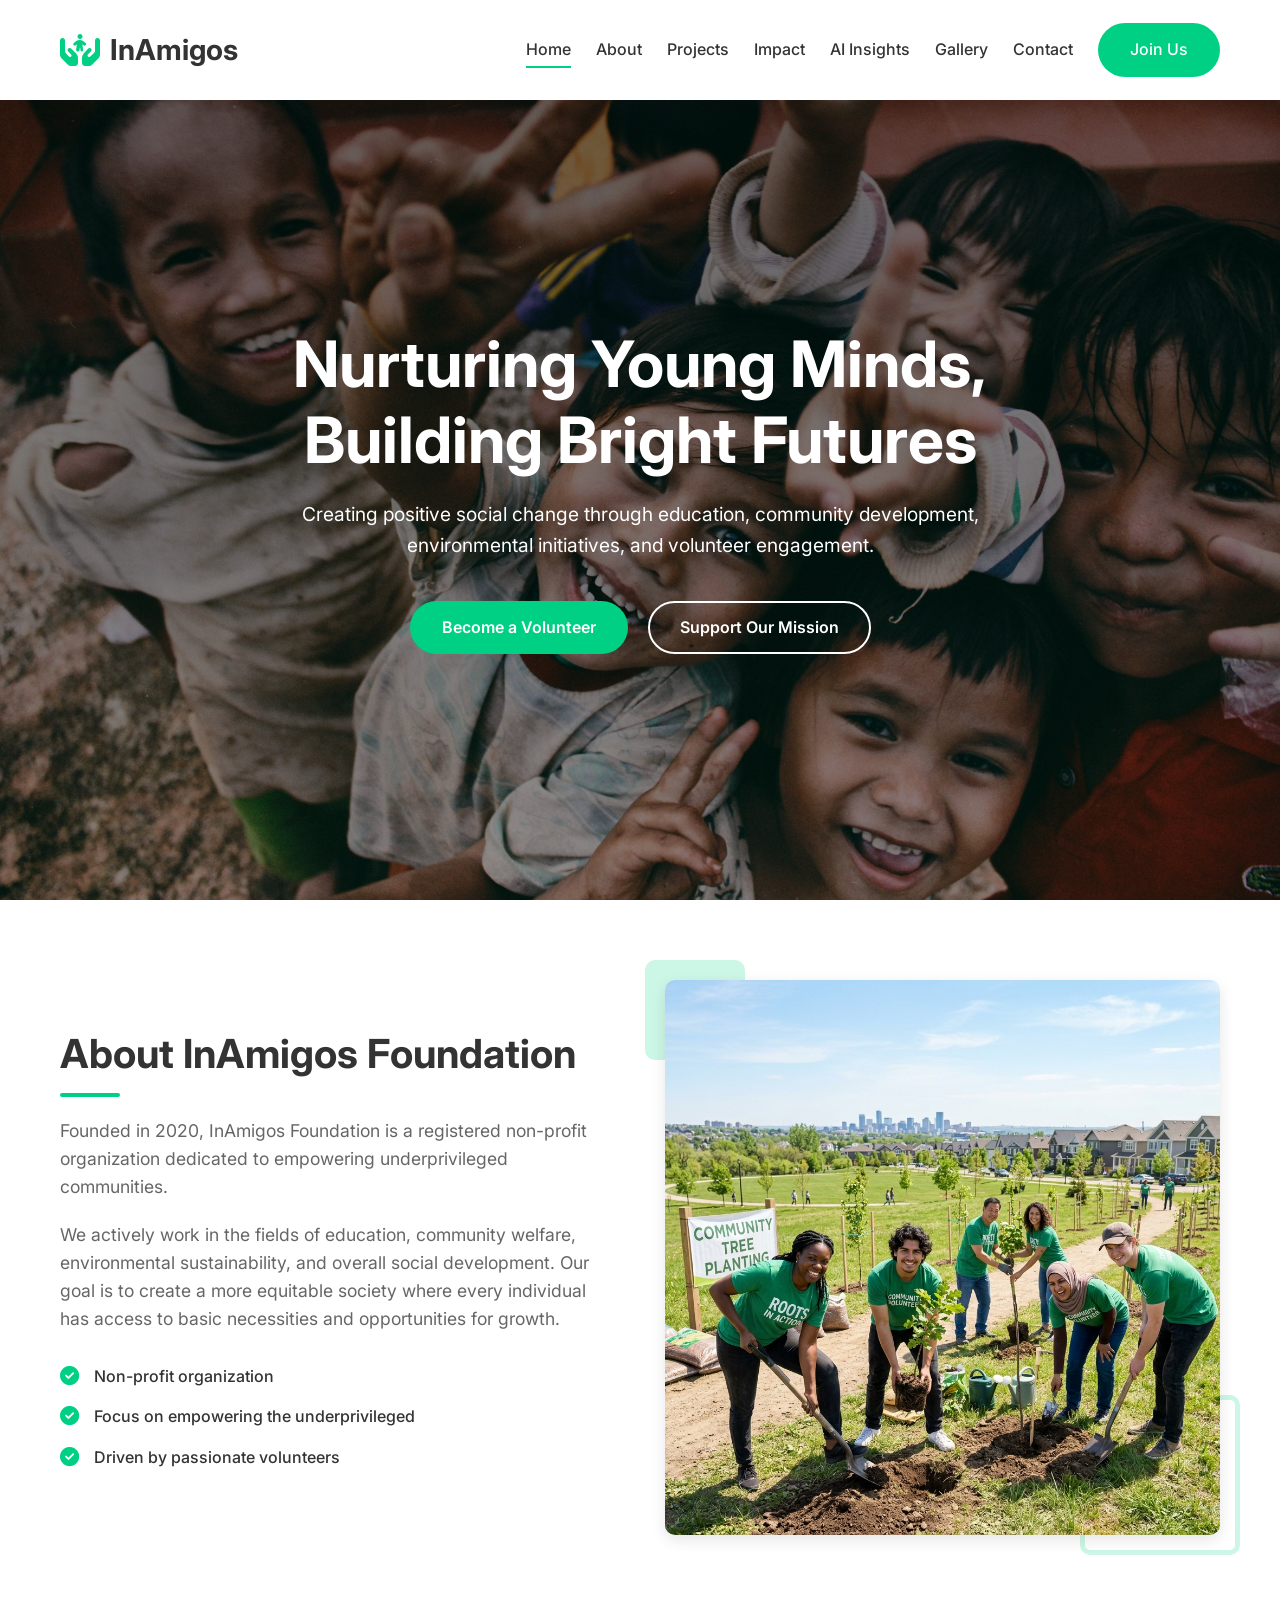
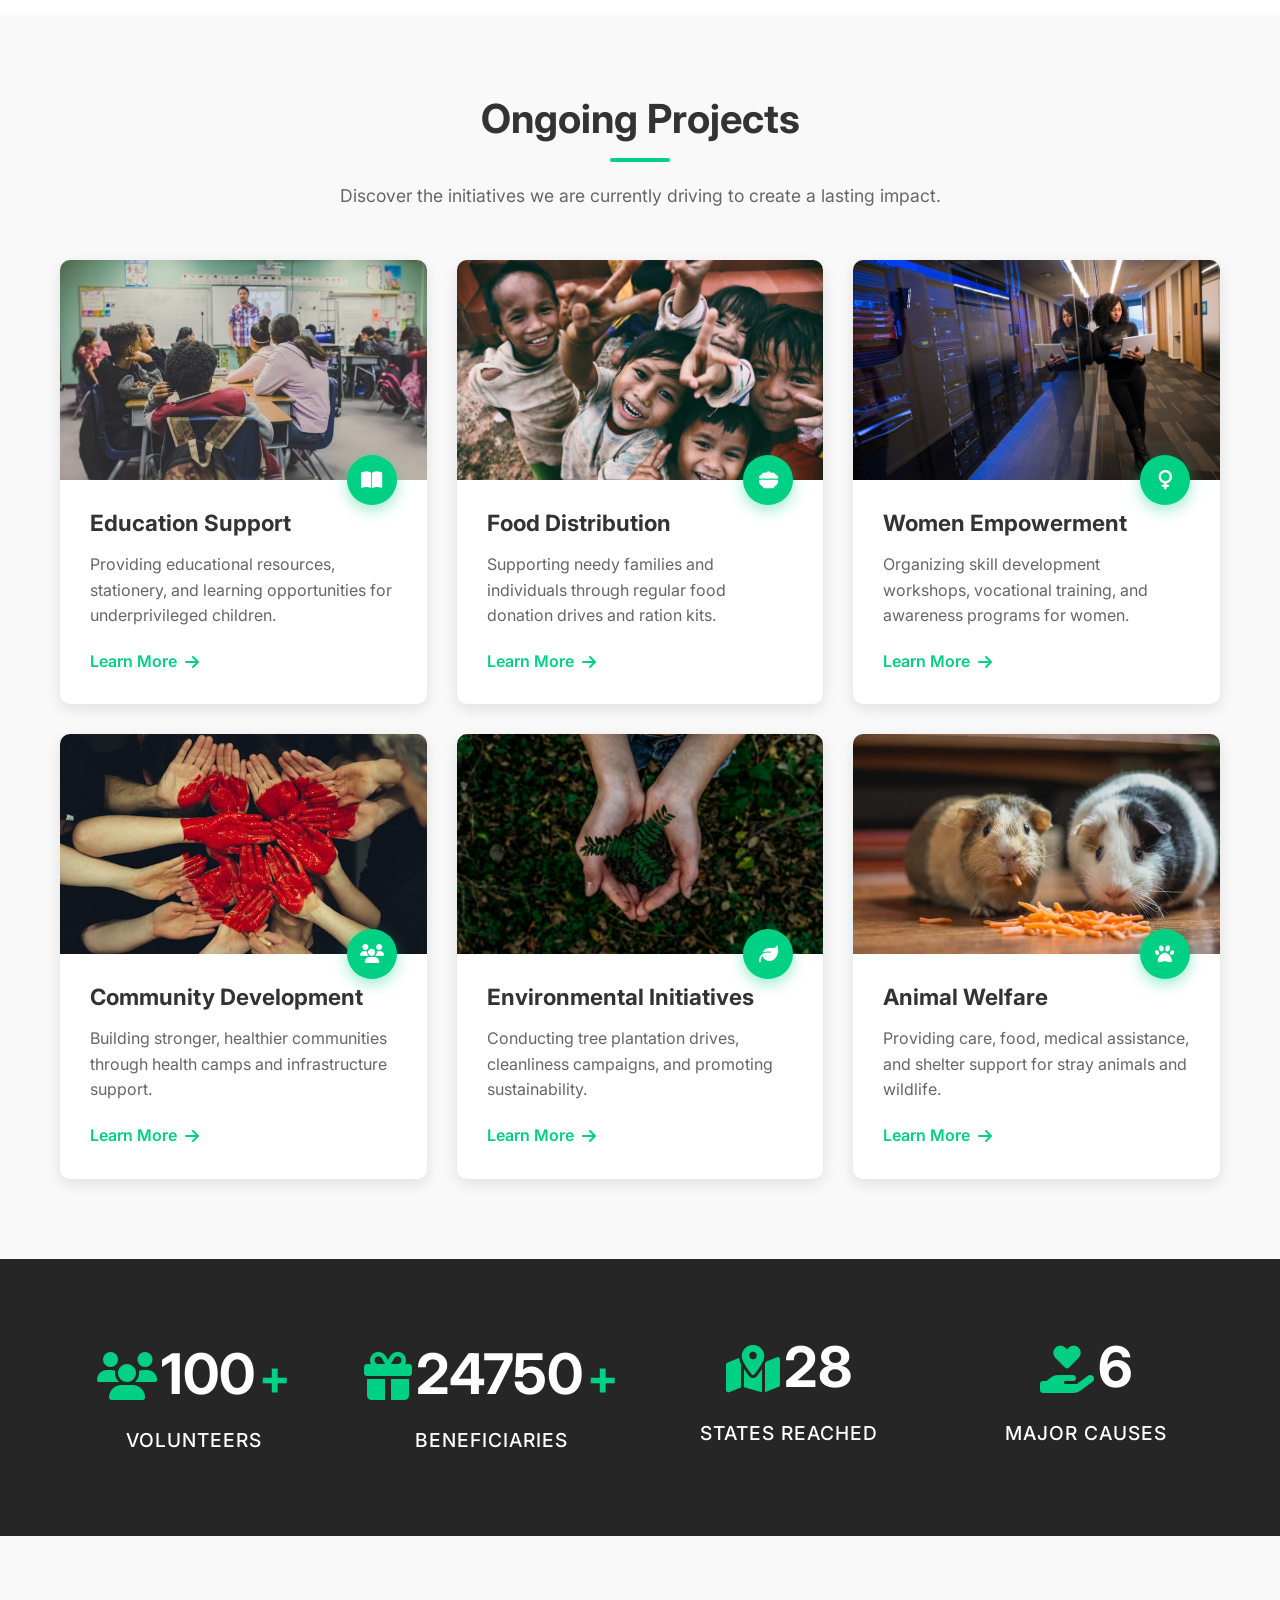
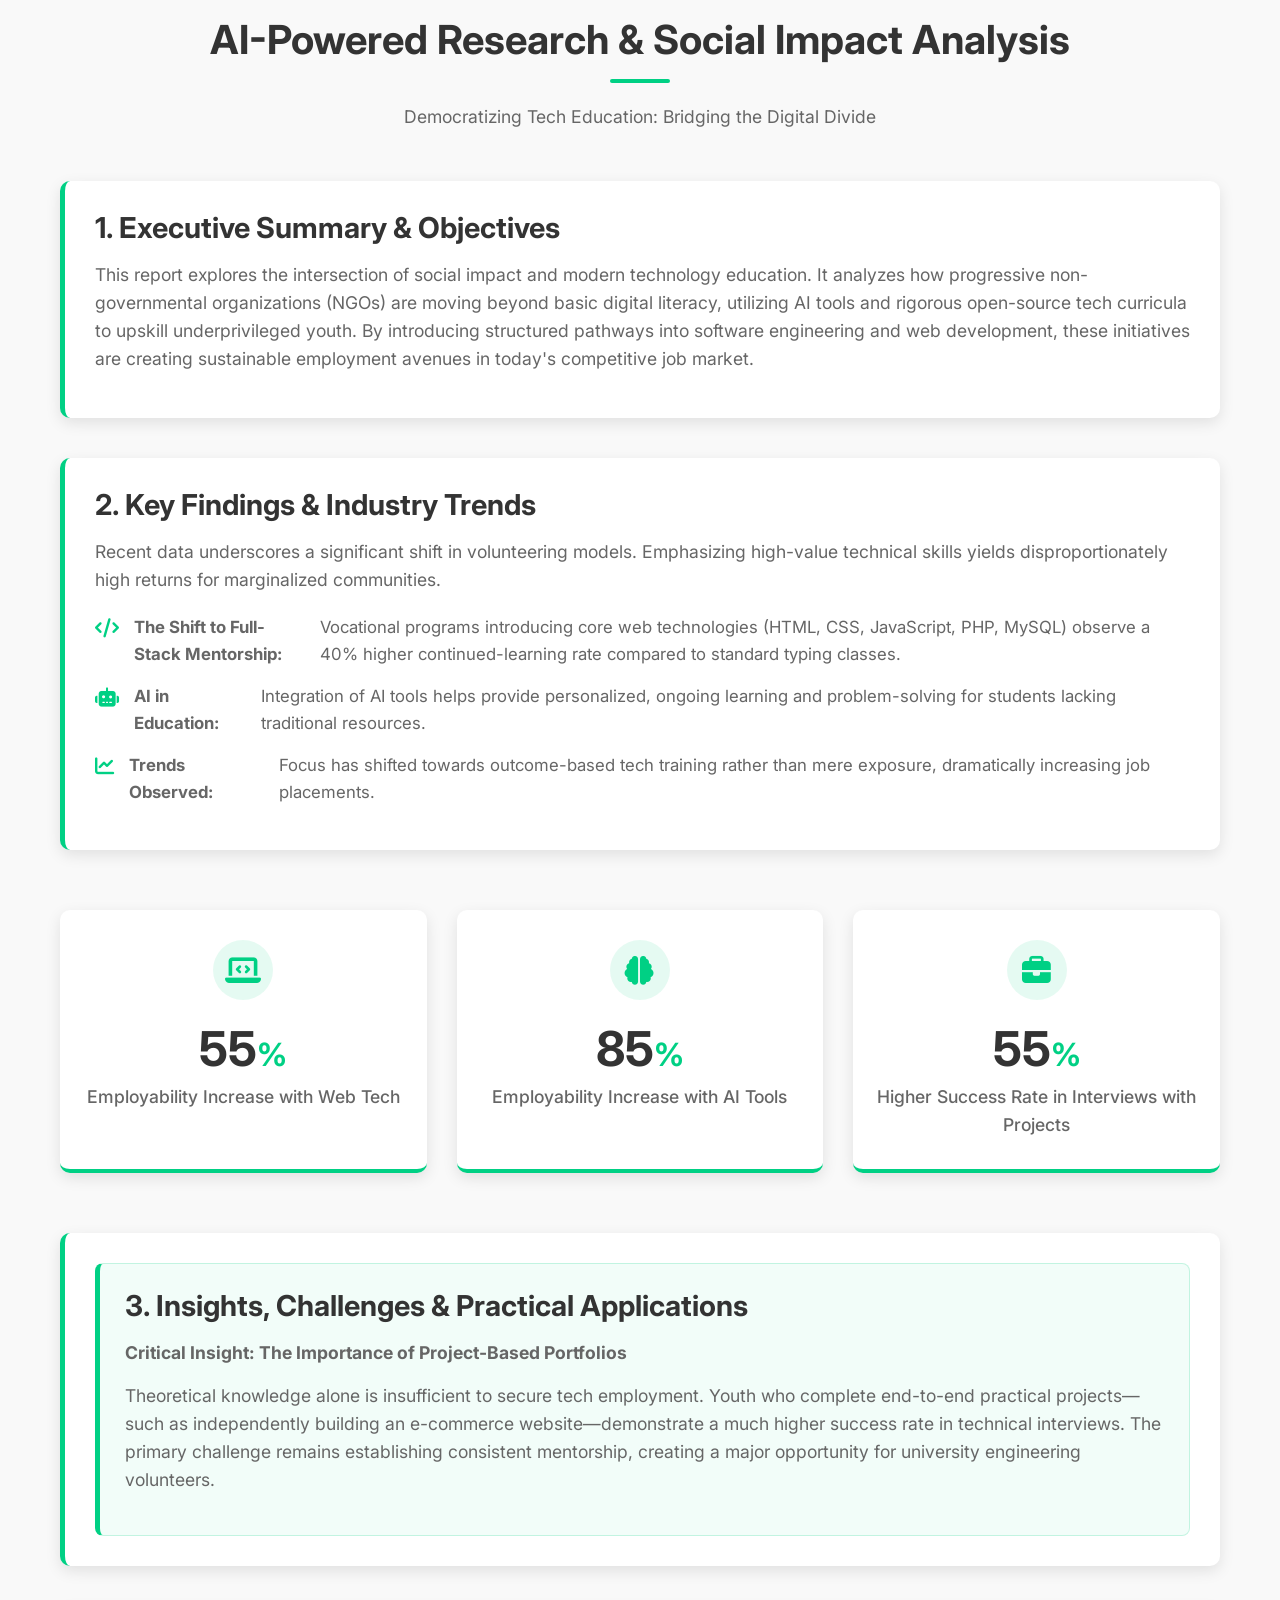
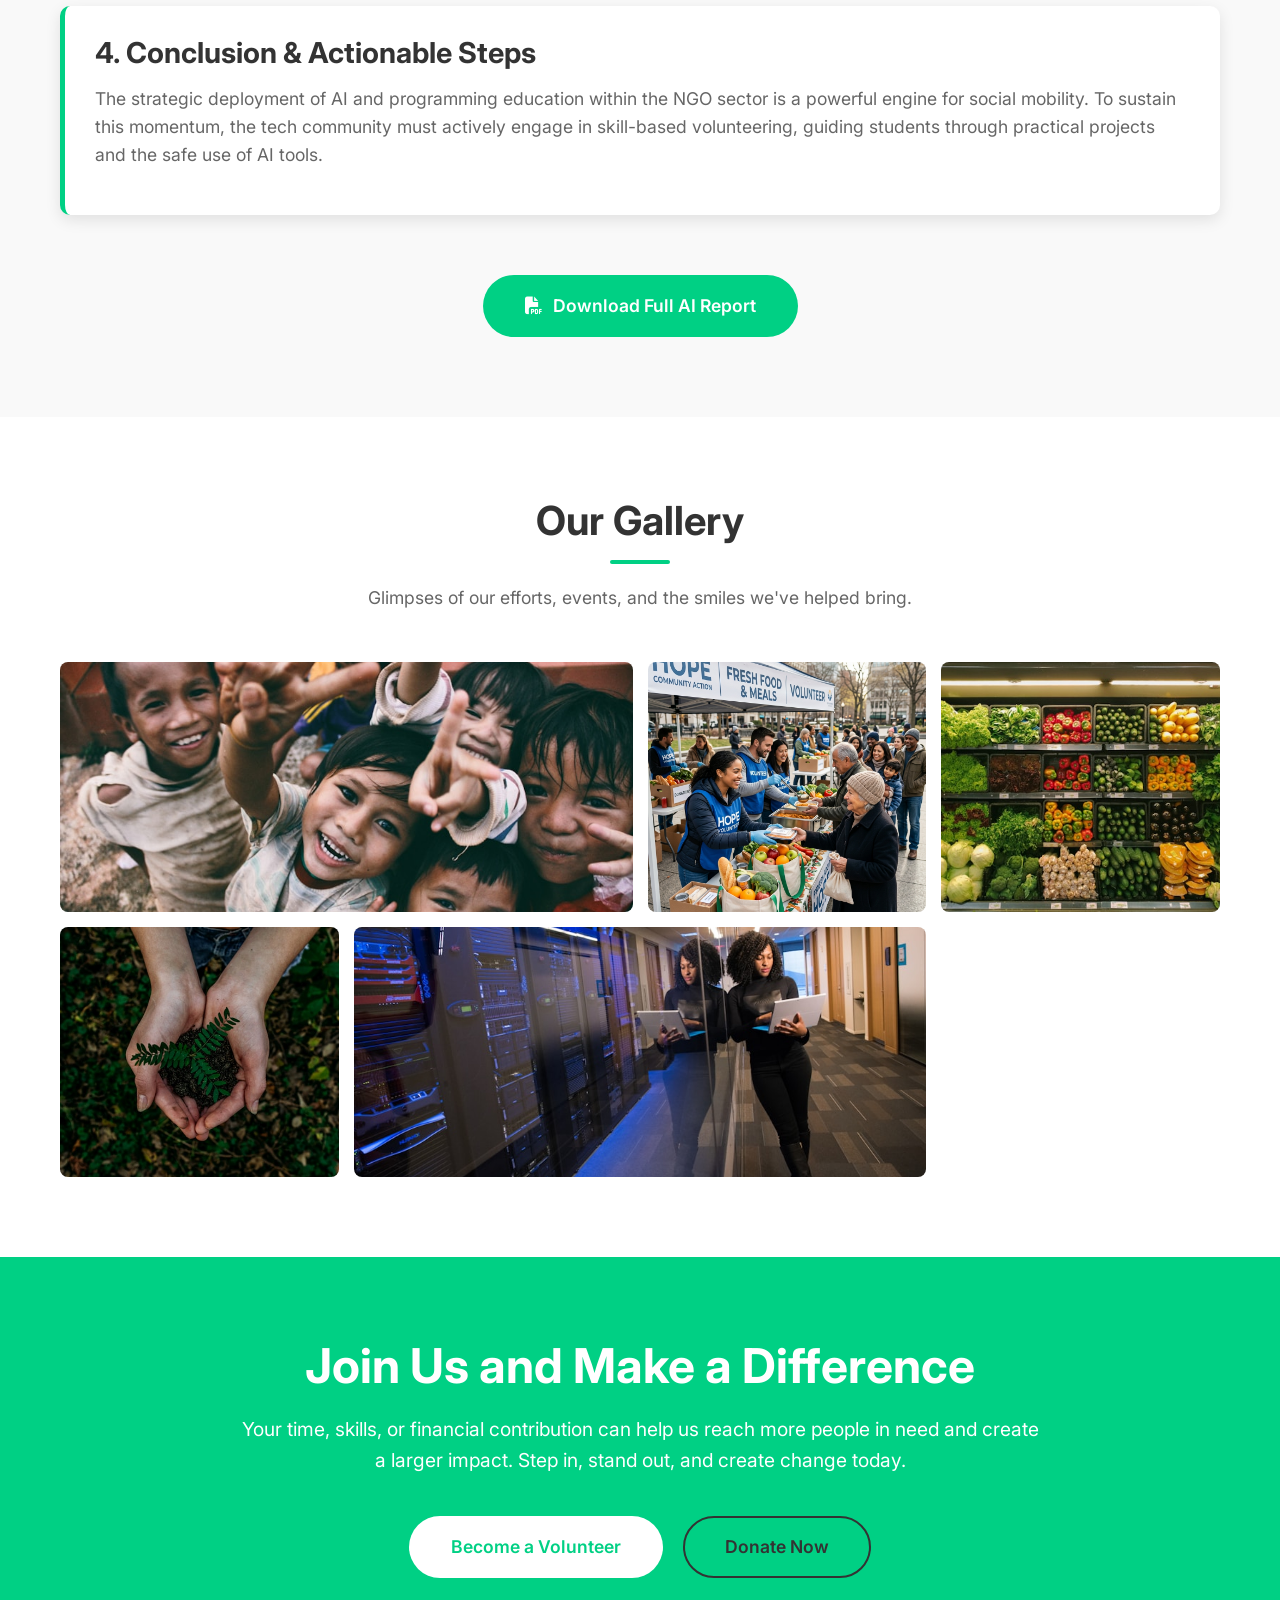
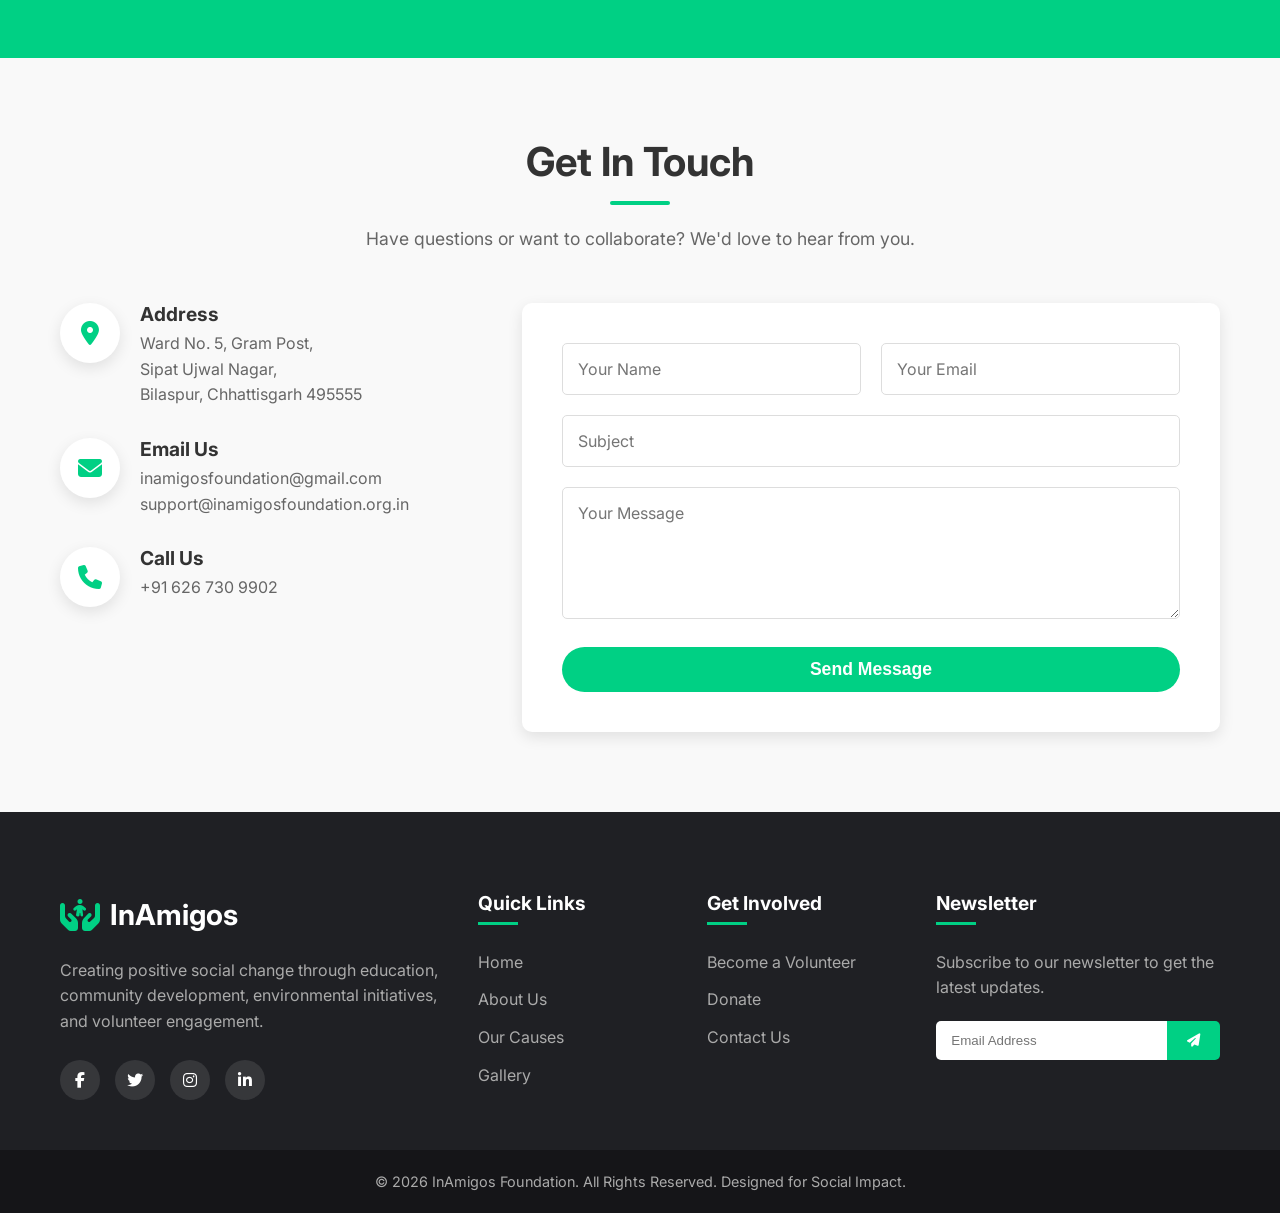
<file: index.html>
<!DOCTYPE html>
<html lang="en">
<head>
    <meta charset="UTF-8">
    <meta name="viewport" content="width=device-width, initial-scale=1.0">
    <title>InAmigos Foundation - Nurturing Young Minds, Building Bright Futures</title>
    <meta name="description" content="InAmigos Foundation is a non-profit organization working for education, community welfare, environmental sustainability, and social development.">
    <!-- Google Fonts -->
    <link rel="preconnect" href="https://fonts.googleapis.com">
    <link rel="preconnect" href="https://fonts.gstatic.com" crossorigin>
    <link href="https://fonts.googleapis.com/css2?family=Inter:wght@300;400;500;600;700&display=swap" rel="stylesheet">
    <!-- FontAwesome for Icons -->
    <link rel="stylesheet" href="https://cdnjs.cloudflare.com/ajax/libs/font-awesome/6.4.0/css/all.min.css">
    <!-- Custom CSS -->
    <link rel="stylesheet" href="style.css">
</head>
<body>

    <!-- Navigation Bar -->
    <nav class="navbar">
        <div class="container nav-container">
            <a href="#" class="logo">
                <!-- Using a placeholder logo style -->
                <i class="fa-solid fa-hands-holding-child"></i> InAmigos
            </a>
            <div class="nav-links">
                <a href="#home">Home</a>
                <a href="#about">About</a>
                <a href="#projects">Projects</a>
                <a href="#impact">Impact</a>
                <!-- AI Insights Navigation (Commit 1: Add research navigation section) -->
                <a href="#research">AI Insights</a>
                <a href="#gallery">Gallery</a>
                <a href="#contact">Contact</a>
                <a href="#contact" class="btn btn-primary nav-btn">Join Us</a>
            </div>
            <div class="hamburger">
                <i class="fa-solid fa-bars"></i>
            </div>
        </div>
    </nav>

    <!-- Hero Section -->
    <section id="home" class="hero">
        <div class="hero-overlay"></div>
        <div class="container hero-content">
            <h1>Nurturing Young Minds, <br>Building Bright Futures</h1>
            <p>Creating positive social change through education, community development, environmental initiatives, and volunteer engagement.</p>
            <div class="hero-buttons">
                <a href="#contact" class="btn btn-primary">Become a Volunteer</a>
                <a href="#donate" class="btn btn-outline">Support Our Mission</a>
            </div>
        </div>
    </section>

    <!-- About Section -->
    <section id="about" class="about section-padding">
        <div class="container about-container">
            <div class="about-text">
                <h2 class="section-title">About InAmigos Foundation</h2>
                <div class="title-underline"></div>
                <p>Founded in 2020, InAmigos Foundation is a registered non-profit organization dedicated to empowering underprivileged communities.</p>
                <p>We actively work in the fields of education, community welfare, environmental sustainability, and overall social development. Our goal is to create a more equitable society where every individual has access to basic necessities and opportunities for growth.</p>
                <ul class="about-features">
                    <li><i class="fa-solid fa-check-circle"></i> Non-profit organization</li>
                    <li><i class="fa-solid fa-check-circle"></i> Focus on empowering the underprivileged</li>
                    <li><i class="fa-solid fa-check-circle"></i> Driven by passionate volunteers</li>
                </ul>
            </div>
            <div class="about-image">
                <img src="img/about_volunteers.png" alt="Volunteers helping community">
            </div>
        </div>
    </section>

    <!-- Ongoing Projects Section -->
    <section id="projects" class="projects bg-light section-padding">
        <div class="container">
            <div class="section-header center">
                <h2 class="section-title">Ongoing Projects</h2>
                <div class="title-underline center-underline"></div>
                <p class="section-subtitle">Discover the initiatives we are currently driving to create a lasting impact.</p>
            </div>
            <div class="projects-grid">
                <!-- Card 1 -->
                <div class="project-card">
                    <div class="card-img">
                        <img src="img/proj1_edu.jpg" alt="Education Support">
                    </div>
                    <div class="card-content">
                        <div class="card-icon"><i class="fa-solid fa-book-open"></i></div>
                        <h3>Education Support</h3>
                        <p>Providing educational resources, stationery, and learning opportunities for underprivileged children.</p>
                        <a href="#" class="card-link">Learn More <i class="fa-solid fa-arrow-right"></i></a>
                    </div>
                </div>
                <!-- Card 2 -->
                <div class="project-card">
                    <div class="card-img">
                        <img src="img/proj2_food.jpg" alt="Food Distribution">
                    </div>
                    <div class="card-content">
                        <div class="card-icon"><i class="fa-solid fa-bowl-food"></i></div>
                        <h3>Food Distribution</h3>
                        <p>Supporting needy families and individuals through regular food donation drives and ration kits.</p>
                        <a href="#" class="card-link">Learn More <i class="fa-solid fa-arrow-right"></i></a>
                    </div>
                </div>
                <!-- Card 3 -->
                <div class="project-card">
                    <div class="card-img">
                        <img src="img/proj3_women.jpg" alt="Women Empowerment">
                    </div>
                    <div class="card-content">
                        <div class="card-icon"><i class="fa-solid fa-venus"></i></div>
                        <h3>Women Empowerment</h3>
                        <p>Organizing skill development workshops, vocational training, and awareness programs for women.</p>
                        <a href="#" class="card-link">Learn More <i class="fa-solid fa-arrow-right"></i></a>
                    </div>
                </div>
                <!-- Card 4 -->
                <div class="project-card">
                    <div class="card-img">
                        <img src="img/proj4_community.jpg" alt="Community Development">
                    </div>
                    <div class="card-content">
                        <div class="card-icon"><i class="fa-solid fa-users"></i></div>
                        <h3>Community Development</h3>
                        <p>Building stronger, healthier communities through health camps and infrastructure support.</p>
                        <a href="#" class="card-link">Learn More <i class="fa-solid fa-arrow-right"></i></a>
                    </div>
                </div>
                <!-- Card 5 -->
                <div class="project-card">
                    <div class="card-img">
                        <img src="img/proj5_environment.jpg" alt="Environmental Initiatives">
                    </div>
                    <div class="card-content">
                        <div class="card-icon"><i class="fa-solid fa-leaf"></i></div>
                        <h3>Environmental Initiatives</h3>
                        <p>Conducting tree plantation drives, cleanliness campaigns, and promoting sustainability.</p>
                        <a href="#" class="card-link">Learn More <i class="fa-solid fa-arrow-right"></i></a>
                    </div>
                </div>
                <!-- Card 6 -->
                <div class="project-card">
                    <div class="card-img">
                        <img src="img/proj6_animal.jpg" alt="Animal Welfare">
                    </div>
                    <div class="card-content">
                        <div class="card-icon"><i class="fa-solid fa-paw"></i></div>
                        <h3>Animal Welfare</h3>
                        <p>Providing care, food, medical assistance, and shelter support for stray animals and wildlife.</p>
                        <a href="#" class="card-link">Learn More <i class="fa-solid fa-arrow-right"></i></a>
                    </div>
                </div>
            </div>
        </div>
    </section>

    <!-- Social Impact Section -->
    <section id="impact" class="impact section-padding">
        <div class="impact-overlay"></div>
        <div class="container impact-container">
            <div class="impact-stat">
                <i class="fa-solid fa-users"></i>
                <div class="counter" data-target="200">0</div>
                <span>+</span>
                <p>Volunteers</p>
            </div>
            <div class="impact-stat">
                <i class="fa-solid fa-gift"></i>
                <div class="counter" data-target="50000">0</div>
                <span>+</span>
                <p>Beneficiaries</p>
            </div>
            <div class="impact-stat">
                <i class="fa-solid fa-map-location-dot"></i>
                <div class="counter" data-target="28">0</div>
                <p>States Reached</p>
            </div>
            <div class="impact-stat">
                <i class="fa-solid fa-hand-holding-heart"></i>
                <div class="counter" data-target="6">0</div>
                <p>Major Causes</p>
            </div>
        </div>
    </section>

    <!-- AI-Powered Research & Social Impact Analysis Section -->
    <!-- Commit 2: Create AI insights layout -->
    <section id="research" class="research bg-light section-padding">
        <div class="container">
            <div class="section-header center">
                <h2 class="section-title">AI-Powered Research & Social Impact Analysis</h2>
                <div class="title-underline center-underline"></div>
                <p class="section-subtitle">Democratizing Tech Education: Bridging the Digital Divide</p>
            </div>
            
            <div class="research-content">
                <!-- Introduction & Objectives -->
                <!-- Commit 3: Add education analysis content -->
                <div class="research-block">
                    <div class="research-text">
                        <h3>1. Executive Summary & Objectives</h3>
                        <p>This report explores the intersection of social impact and modern technology education. It analyzes how progressive non-governmental organizations (NGOs) are moving beyond basic digital literacy, utilizing AI tools and rigorous open-source tech curricula to upskill underprivileged youth. By introducing structured pathways into software engineering and web development, these initiatives are creating sustainable employment avenues in today's competitive job market.</p>
                    </div>
                </div>

                <!-- Key Findings & Industry Trends -->
                <!-- Commit 4: Add NGO analytics section -->
                <div class="research-block">
                    <div class="research-text">
                        <h3>2. Key Findings & Industry Trends</h3>
                        <p>Recent data underscores a significant shift in volunteering models. Emphasizing high-value technical skills yields disproportionately high returns for marginalized communities.</p>
                        <ul class="research-list">
                            <li><i class="fa-solid fa-code"></i> <strong>The Shift to Full-Stack Mentorship:</strong> Vocational programs introducing core web technologies (HTML, CSS, JavaScript, PHP, MySQL) observe a 40% higher continued-learning rate compared to standard typing classes.</li>
                            <li><i class="fa-solid fa-robot"></i> <strong>AI in Education:</strong> Integration of AI tools helps provide personalized, ongoing learning and problem-solving for students lacking traditional resources.</li>
                            <li><i class="fa-solid fa-chart-line"></i> <strong>Trends Observed:</strong> Focus has shifted towards outcome-based tech training rather than mere exposure, dramatically increasing job placements.</li>
                        </ul>
                    </div>
                </div>

                <!-- Statistical Insights (Cards) -->
                <!-- Commit 5: Add statistics cards and animations -->
                <div class="research-stats">
                    <div class="stat-card">
                        <div class="stat-icon"><i class="fa-solid fa-laptop-code"></i></div>
                        <h4 class="counter" data-target="55">0</h4><span>%</span>
                        <p>Employability Increase with Web Tech</p>
                    </div>
                    <div class="stat-card">
                        <div class="stat-icon"><i class="fa-solid fa-brain"></i></div>
                        <h4 class="counter" data-target="85">0</h4><span>%</span>
                        <p>Employability Increase with AI Tools</p>
                    </div>
                    <div class="stat-card">
                        <div class="stat-icon"><i class="fa-solid fa-briefcase"></i></div>
                        <h4 class="counter" data-target="55">0</h4><span>%</span>
                        <p>Higher Success Rate in Interviews with Projects</p>
                    </div>
                </div>

                <!-- Challenges & Conclusion -->
                <div class="research-block">
                    <div class="research-text insight-box">
                        <h3>3. Insights, Challenges & Practical Applications</h3>
                        <p><strong>Critical Insight: The Importance of Project-Based Portfolios</strong></p>
                        <p>Theoretical knowledge alone is insufficient to secure tech employment. Youth who complete end-to-end practical projects—such as independently building an e-commerce website—demonstrate a much higher success rate in technical interviews. The primary challenge remains establishing consistent mentorship, creating a major opportunity for university engineering volunteers.</p>
                    </div>
                </div>

                <div class="research-block">
                    <div class="research-text">
                        <h3>4. Conclusion & Actionable Steps</h3>
                        <p>The strategic deployment of AI and programming education within the NGO sector is a powerful engine for social mobility. To sustain this momentum, the tech community must actively engage in skill-based volunteering, guiding students through practical projects and the safe use of AI tools.</p>
                    </div>
                </div>

                <!-- Download Report Feature -->
                <!-- Commit 7: Add report download feature -->
                <div class="report-download">
                    <a href="Report/AI_Social_Impact_Report.pdf" download class="btn btn-primary btn-large">
                        <i class="fa-solid fa-file-pdf"></i> Download Full AI Report
                    </a>
                </div>
            </div>
        </div>
    </section>

    <!-- Gallery Section -->
    <section id="gallery" class="gallery section-padding">
        <div class="container">
            <div class="section-header center">
                <h2 class="section-title">Our Gallery</h2>
                <div class="title-underline center-underline"></div>
                <p class="section-subtitle">Glimpses of our efforts, events, and the smiles we've helped bring.</p>
            </div>
            <div class="gallery-grid">
                <div class="gallery-item item-wide">
                    <img src="img/proj2_food.jpg" alt="Gallery Image 1">
                    <div class="gallery-overlay"><span>Education Drive</span></div>
                </div>
                <div class="gallery-item">
                    <img src="img/gal2_food.png" alt="Gallery Image 2">
                    <div class="gallery-overlay"><span>Food Distribution</span></div>
                </div>
                <div class="gallery-item">
                    <img src="img/gal3_community.jpg" alt="Gallery Image 3">
                    <div class="gallery-overlay"><span>Community Event</span></div>
                </div>
                <div class="gallery-item">
                    <img src="img/proj5_environment.jpg" alt="Gallery Image 4">
                    <div class="gallery-overlay"><span>Tree Plantation</span></div>
                </div>
                <div class="gallery-item item-wide">
                    <img src="img/proj3_women.jpg" alt="Gallery Image 5">
                    <div class="gallery-overlay"><span>Women Empowerment</span></div>
                </div>
            </div>
        </div>
    </section>

    <!-- Volunteer / Donation CTA Section -->
    <section id="donate" class="cta-section section-padding">
        <div class="container cta-container">
            <h2>Join Us and Make a Difference</h2>
            <p>Your time, skills, or financial contribution can help us reach more people in need and create a larger impact. Step in, stand out, and create change today.</p>
            <div class="cta-buttons">
                <a href="#contact" class="btn btn-primary btn-large">Become a Volunteer</a>
                <a href="#contact" class="btn btn-outline-dark btn-large">Donate Now</a>
            </div>
        </div>
    </section>

    <!-- Contact Section -->
    <section id="contact" class="contact section-padding bg-light">
        <div class="container">
            <div class="section-header center">
                <h2 class="section-title">Get In Touch</h2>
                <div class="title-underline center-underline"></div>
                <p class="section-subtitle">Have questions or want to collaborate? We'd love to hear from you.</p>
            </div>
            <div class="contact-container">
                <div class="contact-info">
                    <div class="info-item">
                        <div class="info-icon"><i class="fa-solid fa-location-dot"></i></div>
                        <div>
                            <h4>Address</h4>
                            <p>Ward No. 5, Gram Post,<br>Sipat Ujwal Nagar,<br>Bilaspur, Chhattisgarh 495555</p>
                        </div>
                    </div>
                    <div class="info-item">
                        <div class="info-icon"><i class="fa-solid fa-envelope"></i></div>
                        <div>
                            <h4>Email Us</h4>
                            <p>inamigosfoundation@gmail.com<br>support@inamigosfoundation.org.in</p>
                        </div>
                    </div>
                    <div class="info-item">
                        <div class="info-icon"><i class="fa-solid fa-phone"></i></div>
                        <div>
                            <h4>Call Us</h4>
                            <p>+91 626 730 9902</p>
                        </div>
                    </div>
                </div>
                <div class="contact-form">
                    <form action="#" method="POST" id="contactForm">
                        <div class="form-group">
                            <input type="text" placeholder="Your Name" required>
                            <input type="email" placeholder="Your Email" required>
                        </div>
                        <input type="text" placeholder="Subject" required class="full-width">
                        <textarea rows="5" placeholder="Your Message" required class="full-width"></textarea>
                        <button type="submit" class="btn btn-primary">Send Message</button>
                    </form>
                </div>
            </div>
        </div>
    </section>

    <!-- Footer -->
    <footer class="footer">
        <div class="container footer-container">
            <div class="footer-col brand-col">
                <a href="#" class="logo footer-logo">
                    <i class="fa-solid fa-hands-holding-child"></i> InAmigos
                </a>
                <p class="footer-desc">Creating positive social change through education, community development, environmental initiatives, and volunteer engagement.</p>
                <div class="social-links">
                    <a href="#"><i class="fa-brands fa-facebook-f"></i></a>
                    <a href="#"><i class="fa-brands fa-twitter"></i></a>
                    <a href="#"><i class="fa-brands fa-instagram"></i></a>
                    <a href="#"><i class="fa-brands fa-linkedin-in"></i></a>
                </div>
            </div>
            <div class="footer-col links-col">
                <h3>Quick Links</h3>
                <ul>
                    <li><a href="#home">Home</a></li>
                    <li><a href="#about">About Us</a></li>
                    <li><a href="#projects">Our Causes</a></li>
                    <li><a href="#gallery">Gallery</a></li>
                </ul>
            </div>
            <div class="footer-col links-col">
                <h3>Get Involved</h3>
                <ul>
                    <li><a href="#contact">Become a Volunteer</a></li>
                    <li><a href="#donate">Donate</a></li>
                    <li><a href="#contact">Contact Us</a></li>
                </ul>
            </div>
            <div class="footer-col newsletter-col">
                <h3>Newsletter</h3>
                <p>Subscribe to our newsletter to get the latest updates.</p>
                <form class="newsletter-form">
                    <input type="email" placeholder="Email Address" required>
                    <button type="submit"><i class="fa-solid fa-paper-plane"></i></button>
                </form>
            </div>
        </div>
        <div class="footer-bottom">
            <div class="container">
                <p>&copy; 2026 InAmigos Foundation. All Rights Reserved. Designed for Social Impact.</p>
            </div>
        </div>
    </footer>

    <!-- Scroll to Top Button -->
    <a href="#" class="scroll-top" id="scrollTop">
        <i class="fa-solid fa-chevron-up"></i>
    </a>

    <!-- Custom JS -->
    <script src="script.js"></script>
</body>
</html>
</file>
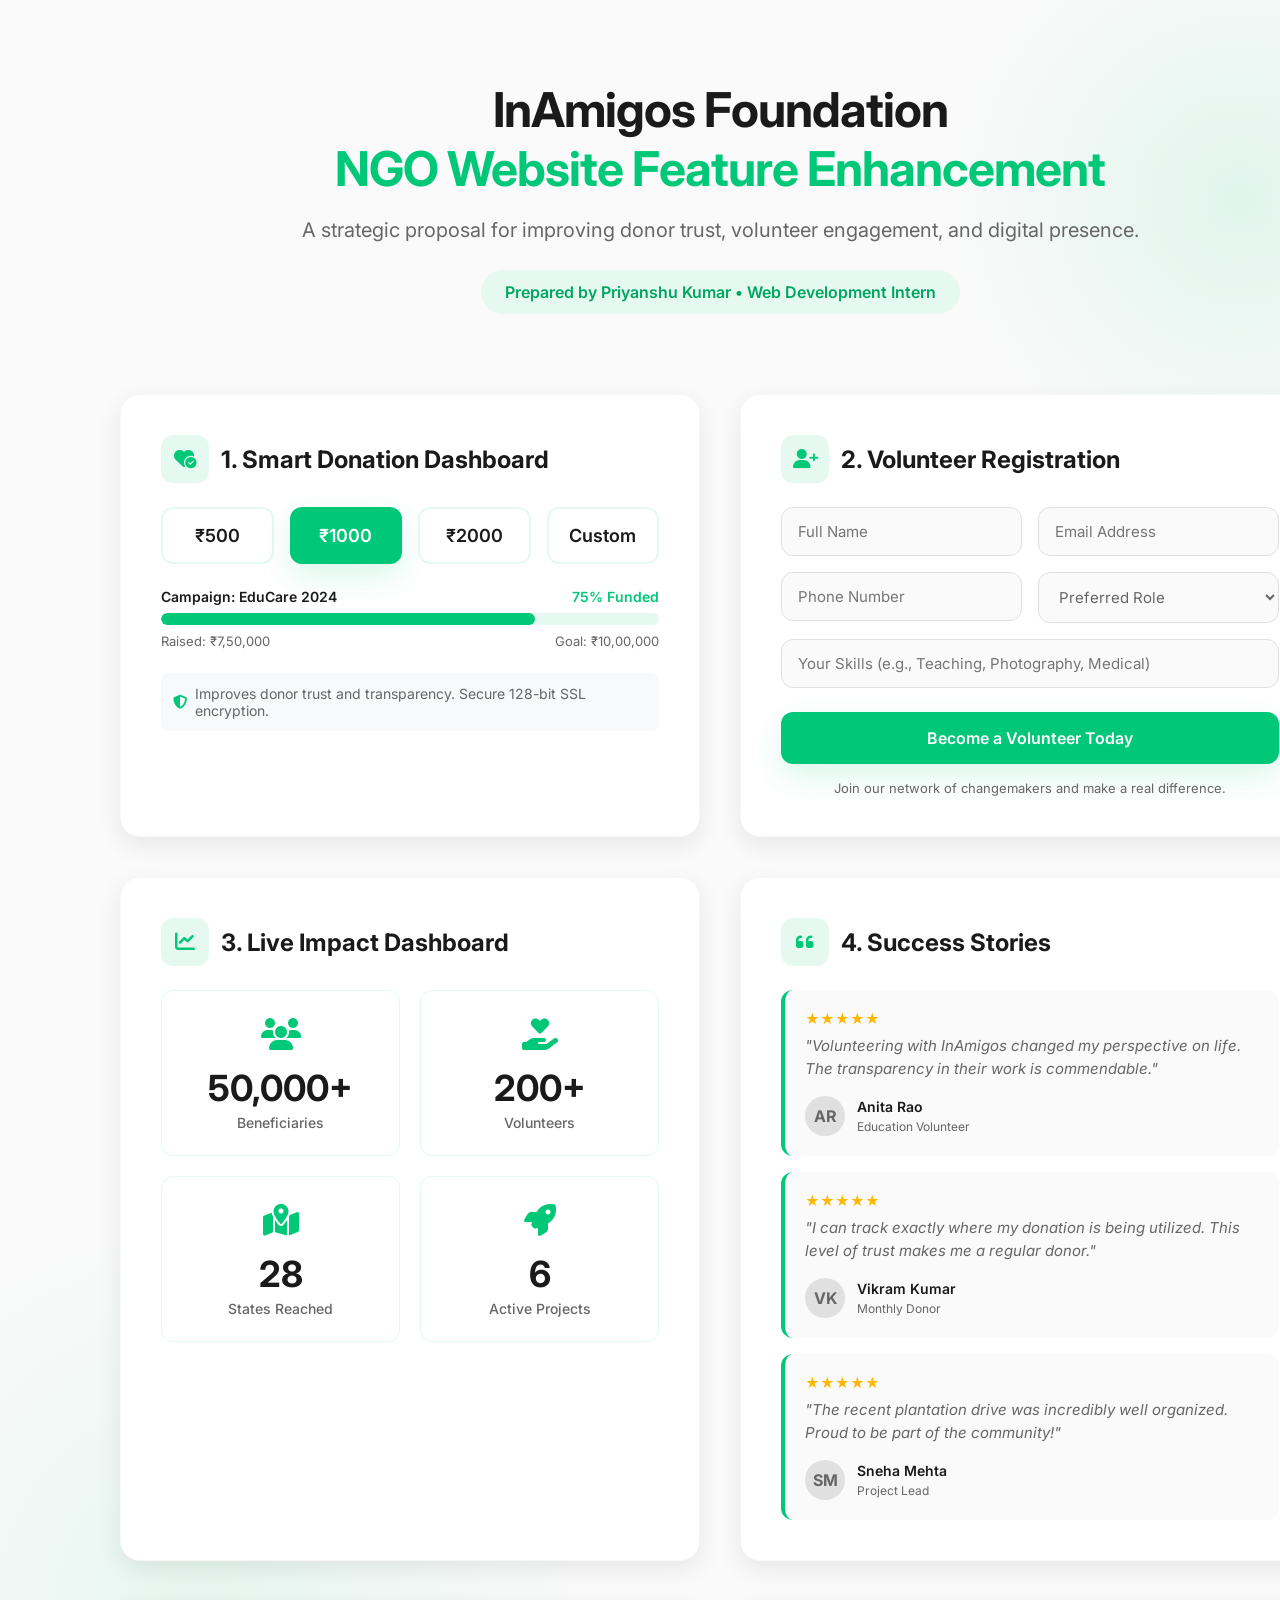
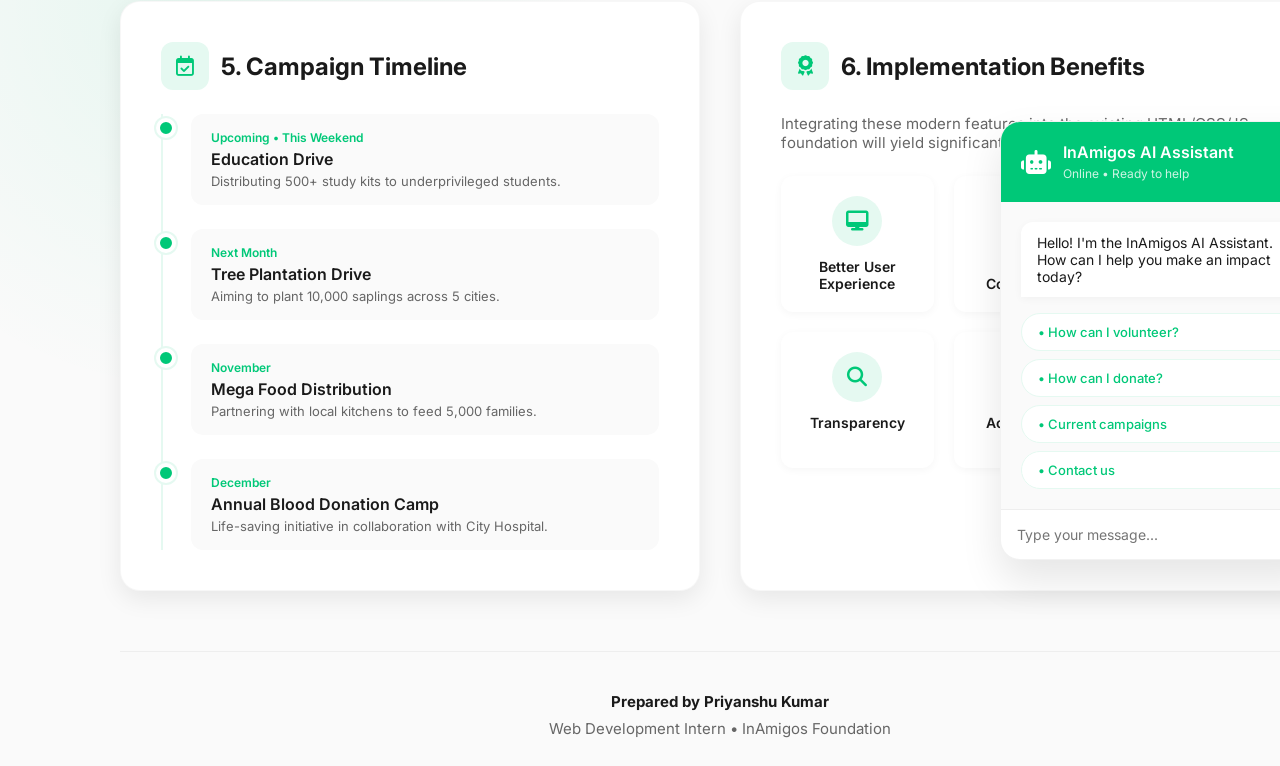
<file: ui/design.html>
<!DOCTYPE html>
<html lang="en">
<head>
    <meta charset="UTF-8">
    <meta name="viewport" content="width=1440, initial-scale=1.0">
    <title>InAmigos Foundation – NGO Website Feature Enhancement Proposal</title>
    <link href="https://fonts.googleapis.com/css2?family=Inter:wght@300;400;500;600;700&display=swap" rel="stylesheet">
    <link rel="stylesheet" href="https://cdnjs.cloudflare.com/ajax/libs/font-awesome/6.4.0/css/all.min.css">
    <style>
        :root {
            --primary: #00C878;
            --primary-dark: #00A660;
            --primary-light: #E5F9F1;
            --text-main: #1A1A1A;
            --text-muted: #666666;
            --bg-main: #FAFAFA;
            --bg-card: #FFFFFF;
            --shadow-sm: 0 2px 8px rgba(0, 0, 0, 0.04);
            --shadow-md: 0 8px 24px rgba(0, 0, 0, 0.08);
            --shadow-lg: 0 12px 32px rgba(0, 200, 120, 0.15);
            --radius-md: 12px;
            --radius-lg: 20px;
            --radius-full: 9999px;
        }

        * {
            margin: 0;
            padding: 0;
            box-sizing: border-box;
            font-family: 'Inter', sans-serif;
        }

        body {
            background-color: var(--bg-main);
            color: var(--text-main);
            width: 1440px;
            height: 2200px;
            margin: 0 auto;
            position: relative;
            overflow: hidden;
        }

        /* Decorative background elements */
        .bg-blob-1 {
            position: absolute;
            top: -100px;
            right: -100px;
            width: 600px;
            height: 600px;
            background: radial-gradient(circle, rgba(0,200,120,0.1) 0%, rgba(250,250,250,0) 70%);
            border-radius: 50%;
            z-index: 0;
        }

        .bg-blob-2 {
            position: absolute;
            bottom: 200px;
            left: -200px;
            width: 800px;
            height: 800px;
            background: radial-gradient(circle, rgba(0,200,120,0.08) 0%, rgba(250,250,250,0) 70%);
            border-radius: 50%;
            z-index: 0;
        }

        .container {
            position: relative;
            z-index: 1;
            padding: 80px 120px;
            display: flex;
            flex-direction: column;
            gap: 60px;
            height: 100%;
        }

        /* Header Section */
        .header {
            text-align: center;
            margin-bottom: 20px;
        }

        .header h1 {
            font-size: 48px;
            font-weight: 700;
            color: var(--text-main);
            margin-bottom: 16px;
            letter-spacing: -1px;
        }

        .header h1 span {
            color: var(--primary);
        }

        .header .subtitle {
            font-size: 20px;
            color: var(--text-muted);
            line-height: 1.6;
        }

        .header .author {
            display: inline-block;
            margin-top: 24px;
            padding: 12px 24px;
            background-color: var(--primary-light);
            border-radius: var(--radius-full);
            color: var(--primary-dark);
            font-weight: 600;
        }

        /* Grid Layout for Main Content */
        .grid-layout {
            display: grid;
            grid-template-columns: 1fr 1fr;
            gap: 40px;
        }

        /* Card Styles */
        .card {
            background-color: var(--bg-card);
            border-radius: var(--radius-lg);
            padding: 40px;
            box-shadow: var(--shadow-md);
            border: 1px solid rgba(0,0,0,0.03);
            position: relative;
            overflow: hidden;
        }

        .card::before {
            content: '';
            position: absolute;
            top: 0;
            left: 0;
            width: 100%;
            height: 4px;
            background: linear-gradient(90deg, var(--primary) 0%, #4AF0A7 100%);
            opacity: 0;
            transition: opacity 0.3s ease;
        }

        .card:hover::before {
            opacity: 1;
        }

        .section-title {
            font-size: 24px;
            font-weight: 700;
            margin-bottom: 24px;
            display: flex;
            align-items: center;
            gap: 12px;
        }

        .section-title i {
            color: var(--primary);
            background: var(--primary-light);
            width: 48px;
            height: 48px;
            display: flex;
            align-items: center;
            justify-content: center;
            border-radius: 12px;
            font-size: 20px;
        }

        /* 1. Smart Donation Dashboard */
        .donation-amount-group {
            display: flex;
            gap: 16px;
            margin-bottom: 24px;
        }

        .donation-btn {
            flex: 1;
            padding: 16px;
            border: 2px solid var(--primary-light);
            background: transparent;
            border-radius: var(--radius-md);
            font-size: 18px;
            font-weight: 600;
            color: var(--text-main);
            cursor: pointer;
            transition: all 0.2s;
            text-align: center;
        }

        .donation-btn.active {
            border-color: var(--primary);
            background: var(--primary);
            color: white;
            box-shadow: var(--shadow-lg);
        }

        .progress-container {
            margin-bottom: 24px;
        }

        .progress-header {
            display: flex;
            justify-content: space-between;
            margin-bottom: 8px;
            font-weight: 600;
            font-size: 14px;
        }

        .progress-bar-bg {
            height: 12px;
            background-color: var(--primary-light);
            border-radius: var(--radius-full);
            overflow: hidden;
        }

        .progress-bar-fill {
            height: 100%;
            width: 75%;
            background-color: var(--primary);
            border-radius: var(--radius-full);
        }

        .donate-note {
            font-size: 14px;
            color: var(--text-muted);
            display: flex;
            align-items: center;
            gap: 8px;
            background: #F8F9FA;
            padding: 12px;
            border-radius: 8px;
        }

        /* 2. Volunteer Registration Portal */
        .form-group {
            margin-bottom: 16px;
        }

        .form-control {
            width: 100%;
            padding: 14px 16px;
            border: 1px solid #E0E0E0;
            border-radius: var(--radius-md);
            font-size: 15px;
            background: #FAFAFA;
            outline: none;
        }

        .form-control:focus {
            border-color: var(--primary);
            background: white;
        }

        .btn-primary {
            width: 100%;
            padding: 16px;
            background-color: var(--primary);
            color: white;
            border: none;
            border-radius: var(--radius-md);
            font-size: 16px;
            font-weight: 600;
            cursor: pointer;
            box-shadow: var(--shadow-lg);
            margin-top: 8px;
        }

        .form-row {
            display: flex;
            gap: 16px;
        }
        .form-row .form-group {
            flex: 1;
        }

        /* 3. Live Impact Dashboard */
        .stats-grid {
            display: grid;
            grid-template-columns: 1fr 1fr;
            gap: 20px;
        }

        .stat-card {
            background: var(--bg-card);
            border: 1px solid var(--primary-light);
            padding: 24px;
            border-radius: var(--radius-md);
            text-align: center;
            transition: transform 0.3s ease;
        }

        .stat-card:hover {
            transform: translateY(-5px);
            box-shadow: var(--shadow-md);
        }

        .stat-icon {
            font-size: 32px;
            color: var(--primary);
            margin-bottom: 12px;
        }

        .stat-value {
            font-size: 36px;
            font-weight: 700;
            color: var(--text-main);
            margin-bottom: 4px;
        }

        .stat-label {
            font-size: 14px;
            color: var(--text-muted);
            font-weight: 500;
        }

        /* 4. Success Stories & Testimonials */
        .testimonials-scroll {
            display: flex;
            flex-direction: column;
            gap: 16px;
        }

        .testimonial-card {
            padding: 20px;
            background: #FAFAFA;
            border-radius: var(--radius-md);
            border-left: 4px solid var(--primary);
        }

        .stars {
            color: #FFB800;
            font-size: 14px;
            margin-bottom: 8px;
        }

        .testimonial-text {
            font-size: 15px;
            color: var(--text-muted);
            font-style: italic;
            margin-bottom: 16px;
            line-height: 1.5;
        }

        .testimonial-author {
            display: flex;
            align-items: center;
            gap: 12px;
        }

        .author-avatar {
            width: 40px;
            height: 40px;
            border-radius: 50%;
            background: #E0E0E0;
            display: flex;
            align-items: center;
            justify-content: center;
            color: #666;
            font-weight: bold;
        }

        .author-info h4 {
            font-size: 14px;
            font-weight: 600;
        }

        /* 6. Upcoming Campaign Timeline */
        .timeline {
            position: relative;
            padding-left: 30px;
            display: flex;
            flex-direction: column;
            gap: 24px;
        }

        .timeline::before {
            content: '';
            position: absolute;
            left: 0;
            top: 0;
            height: 100%;
            width: 2px;
            background: var(--primary-light);
        }

        .timeline-item {
            position: relative;
        }

        .timeline-item::before {
            content: '';
            position: absolute;
            left: -35px;
            top: 4px;
            width: 12px;
            height: 12px;
            border-radius: 50%;
            background: var(--primary);
            border: 4px solid white;
            box-shadow: 0 0 0 2px var(--primary-light);
        }

        .timeline-content {
            background: #FAFAFA;
            padding: 16px 20px;
            border-radius: var(--radius-md);
        }

        .timeline-date {
            font-size: 12px;
            color: var(--primary);
            font-weight: 600;
            margin-bottom: 4px;
        }

        .timeline-title {
            font-size: 16px;
            font-weight: 600;
            color: var(--text-main);
        }

        /* 7. Benefits Section */
        .benefits-grid {
            display: grid;
            grid-template-columns: repeat(3, 1fr);
            gap: 20px;
            margin-top: 20px;
        }

        .benefit-item {
            display: flex;
            flex-direction: column;
            align-items: center;
            text-align: center;
            gap: 12px;
            padding: 20px;
            background: var(--bg-card);
            border-radius: var(--radius-md);
            box-shadow: var(--shadow-sm);
        }

        .benefit-icon {
            width: 50px;
            height: 50px;
            border-radius: 50%;
            background: var(--primary-light);
            color: var(--primary);
            display: flex;
            align-items: center;
            justify-content: center;
            font-size: 20px;
        }

        .benefit-title {
            font-size: 14px;
            font-weight: 600;
        }

        /* AI Assistant Floating Widget */
        .chatbot-widget {
            position: absolute;
            bottom: 40px;
            right: 120px;
            width: 320px;
            background: var(--bg-card);
            border-radius: var(--radius-lg);
            box-shadow: 0 20px 40px rgba(0,0,0,0.1);
            overflow: hidden;
            border: 1px solid rgba(0,0,0,0.05);
            z-index: 10;
        }

        .chat-header {
            background: var(--primary);
            color: white;
            padding: 20px;
            display: flex;
            align-items: center;
            gap: 12px;
        }

        .chat-header i {
            font-size: 24px;
        }

        .chat-header h3 {
            font-size: 16px;
            font-weight: 600;
        }

        .chat-body {
            padding: 20px;
            background: #FAFAFA;
        }

        .chat-bubble {
            background: white;
            padding: 12px 16px;
            border-radius: 12px 12px 12px 0;
            font-size: 14px;
            color: var(--text-main);
            box-shadow: var(--shadow-sm);
            margin-bottom: 16px;
        }

        .chat-options {
            display: flex;
            flex-direction: column;
            gap: 8px;
        }

        .chat-option {
            padding: 10px 16px;
            background: white;
            border: 1px solid var(--primary-light);
            border-radius: var(--radius-full);
            font-size: 13px;
            color: var(--primary);
            font-weight: 500;
            cursor: pointer;
            transition: all 0.2s;
        }

        .chat-option:hover {
            background: var(--primary-light);
        }

        .chat-input {
            padding: 16px;
            border-top: 1px solid #EEEEEE;
            display: flex;
            gap: 12px;
            align-items: center;
        }

        .chat-input input {
            flex: 1;
            border: none;
            outline: none;
            font-size: 14px;
        }

        .chat-input i {
            color: var(--primary);
            cursor: pointer;
        }

        /* Footer */
        .footer {
            margin-top: auto;
            text-align: center;
            padding: 40px 0 20px;
            border-top: 1px solid #EEEEEE;
        }

        .footer p {
            color: var(--text-muted);
            font-size: 15px;
            margin-bottom: 8px;
        }

        .footer strong {
            color: var(--text-main);
        }

    </style>
</head>
<body>
    <div class="bg-blob-1"></div>
    <div class="bg-blob-2"></div>
    
    <div class="container">
        <!-- Header -->
        <header class="header">
            <h1>InAmigos Foundation <br> <span>NGO Website Feature Enhancement</span></h1>
            <p class="subtitle">A strategic proposal for improving donor trust, volunteer engagement, and digital presence.</p>
            <div class="author">
                Prepared by Priyanshu Kumar • Web Development Intern
            </div>
        </header>

        <!-- Main Grid -->
        <div class="grid-layout">
            
            <!-- 1. Smart Donation Dashboard -->
            <div class="card">
                <h2 class="section-title"><i class="fa-solid fa-heart-circle-check"></i> 1. Smart Donation Dashboard</h2>
                <div class="donation-amount-group">
                    <button class="donation-btn">₹500</button>
                    <button class="donation-btn active">₹1000</button>
                    <button class="donation-btn">₹2000</button>
                    <button class="donation-btn">Custom</button>
                </div>
                <div class="progress-container">
                    <div class="progress-header">
                        <span>Campaign: EduCare 2024</span>
                        <span style="color: var(--primary)">75% Funded</span>
                    </div>
                    <div class="progress-bar-bg">
                        <div class="progress-bar-fill"></div>
                    </div>
                    <div style="display: flex; justify-content: space-between; margin-top: 8px; font-size: 13px; color: var(--text-muted);">
                        <span>Raised: ₹7,50,000</span>
                        <span>Goal: ₹10,00,000</span>
                    </div>
                </div>
                <div class="donate-note">
                    <i class="fa-solid fa-shield-halved" style="color: var(--primary)"></i>
                    Improves donor trust and transparency. Secure 128-bit SSL encryption.
                </div>
            </div>

            <!-- 2. Volunteer Registration Portal -->
            <div class="card">
                <h2 class="section-title"><i class="fa-solid fa-user-plus"></i> 2. Volunteer Registration</h2>
                <div class="form-row">
                    <div class="form-group">
                        <input type="text" class="form-control" placeholder="Full Name">
                    </div>
                    <div class="form-group">
                        <input type="email" class="form-control" placeholder="Email Address">
                    </div>
                </div>
                <div class="form-row">
                    <div class="form-group">
                        <input type="tel" class="form-control" placeholder="Phone Number">
                    </div>
                    <div class="form-group">
                        <select class="form-control" style="color: #666;">
                            <option>Preferred Role</option>
                            <option>Event Coordinator</option>
                            <option>Social Media Manager</option>
                            <option>Field Volunteer</option>
                        </select>
                    </div>
                </div>
                <div class="form-group">
                    <input type="text" class="form-control" placeholder="Your Skills (e.g., Teaching, Photography, Medical)">
                </div>
                <button class="btn-primary">Become a Volunteer Today</button>
                <p style="text-align: center; margin-top: 16px; font-size: 13px; color: var(--text-muted);">
                    Join our network of changemakers and make a real difference.
                </p>
            </div>

            <!-- 3. Live Impact Dashboard -->
            <div class="card">
                <h2 class="section-title"><i class="fa-solid fa-chart-line"></i> 3. Live Impact Dashboard</h2>
                <div class="stats-grid">
                    <div class="stat-card">
                        <div class="stat-icon"><i class="fa-solid fa-users"></i></div>
                        <div class="stat-value">50,000+</div>
                        <div class="stat-label">Beneficiaries</div>
                    </div>
                    <div class="stat-card">
                        <div class="stat-icon"><i class="fa-solid fa-hand-holding-heart"></i></div>
                        <div class="stat-value">200+</div>
                        <div class="stat-label">Volunteers</div>
                    </div>
                    <div class="stat-card">
                        <div class="stat-icon"><i class="fa-solid fa-map-location-dot"></i></div>
                        <div class="stat-value">28</div>
                        <div class="stat-label">States Reached</div>
                    </div>
                    <div class="stat-card">
                        <div class="stat-icon"><i class="fa-solid fa-rocket"></i></div>
                        <div class="stat-value">6</div>
                        <div class="stat-label">Active Projects</div>
                    </div>
                </div>
            </div>

            <!-- 4. Success Stories & Testimonials -->
            <div class="card">
                <h2 class="section-title"><i class="fa-solid fa-quote-left"></i> 4. Success Stories</h2>
                <div class="testimonials-scroll">
                    <div class="testimonial-card">
                        <div class="stars">★★★★★</div>
                        <div class="testimonial-text">"Volunteering with InAmigos changed my perspective on life. The transparency in their work is commendable."</div>
                        <div class="testimonial-author">
                            <div class="author-avatar">AR</div>
                            <div class="author-info">
                                <h4>Anita Rao</h4>
                                <span style="font-size: 12px; color: var(--text-muted);">Education Volunteer</span>
                            </div>
                        </div>
                    </div>
                    <div class="testimonial-card">
                        <div class="stars">★★★★★</div>
                        <div class="testimonial-text">"I can track exactly where my donation is being utilized. This level of trust makes me a regular donor."</div>
                        <div class="testimonial-author">
                            <div class="author-avatar">VK</div>
                            <div class="author-info">
                                <h4>Vikram Kumar</h4>
                                <span style="font-size: 12px; color: var(--text-muted);">Monthly Donor</span>
                            </div>
                        </div>
                    </div>
                    <div class="testimonial-card">
                        <div class="stars">★★★★★</div>
                        <div class="testimonial-text">"The recent plantation drive was incredibly well organized. Proud to be part of the community!"</div>
                        <div class="testimonial-author">
                            <div class="author-avatar">SM</div>
                            <div class="author-info">
                                <h4>Sneha Mehta</h4>
                                <span style="font-size: 12px; color: var(--text-muted);">Project Lead</span>
                            </div>
                        </div>
                    </div>
                </div>
            </div>

            <!-- 6. Upcoming Campaign Timeline -->
            <div class="card" style="grid-column: span 1;">
                <h2 class="section-title"><i class="fa-regular fa-calendar-check"></i> 5. Campaign Timeline</h2>
                <div class="timeline">
                    <div class="timeline-item">
                        <div class="timeline-content">
                            <div class="timeline-date">Upcoming • This Weekend</div>
                            <div class="timeline-title">Education Drive</div>
                            <p style="font-size: 13px; color: var(--text-muted); margin-top: 4px;">Distributing 500+ study kits to underprivileged students.</p>
                        </div>
                    </div>
                    <div class="timeline-item">
                        <div class="timeline-content">
                            <div class="timeline-date">Next Month</div>
                            <div class="timeline-title">Tree Plantation Drive</div>
                            <p style="font-size: 13px; color: var(--text-muted); margin-top: 4px;">Aiming to plant 10,000 saplings across 5 cities.</p>
                        </div>
                    </div>
                    <div class="timeline-item">
                        <div class="timeline-content">
                            <div class="timeline-date">November</div>
                            <div class="timeline-title">Mega Food Distribution</div>
                            <p style="font-size: 13px; color: var(--text-muted); margin-top: 4px;">Partnering with local kitchens to feed 5,000 families.</p>
                        </div>
                    </div>
                    <div class="timeline-item">
                        <div class="timeline-content">
                            <div class="timeline-date">December</div>
                            <div class="timeline-title">Annual Blood Donation Camp</div>
                            <p style="font-size: 13px; color: var(--text-muted); margin-top: 4px;">Life-saving initiative in collaboration with City Hospital.</p>
                        </div>
                    </div>
                </div>
            </div>

            <!-- 7. Benefits Section -->
            <div class="card" style="grid-column: span 1;">
                <h2 class="section-title"><i class="fa-solid fa-award"></i> 6. Implementation Benefits</h2>
                <p style="color: var(--text-muted); font-size: 15px; margin-bottom: 24px;">Integrating these modern features into the existing HTML/CSS/JS foundation will yield significant positive outcomes.</p>
                <div class="benefits-grid">
                    <div class="benefit-item">
                        <div class="benefit-icon"><i class="fa-solid fa-desktop"></i></div>
                        <div class="benefit-title">Better User Experience</div>
                    </div>
                    <div class="benefit-item">
                        <div class="benefit-icon"><i class="fa-solid fa-arrow-trend-up"></i></div>
                        <div class="benefit-title">Higher Conversions</div>
                    </div>
                    <div class="benefit-item">
                        <div class="benefit-icon"><i class="fa-solid fa-people-group"></i></div>
                        <div class="benefit-title">Volunteer Engagement</div>
                    </div>
                    <div class="benefit-item">
                        <div class="benefit-icon"><i class="fa-solid fa-magnifying-glass"></i></div>
                        <div class="benefit-title">Transparency</div>
                    </div>
                    <div class="benefit-item">
                        <div class="benefit-icon"><i class="fa-solid fa-universal-access"></i></div>
                        <div class="benefit-title">Accessibility</div>
                    </div>
                    <div class="benefit-item">
                        <div class="benefit-icon"><i class="fa-solid fa-bullhorn"></i></div>
                        <div class="benefit-title">Community Outreach</div>
                    </div>
                </div>
            </div>

        </div>

        <!-- AI Chatbot Widget -->
        <div class="chatbot-widget">
            <div class="chat-header">
                <i class="fa-solid fa-robot"></i>
                <div>
                    <h3>InAmigos AI Assistant</h3>
                    <span style="font-size: 12px; opacity: 0.8;">Online • Ready to help</span>
                </div>
            </div>
            <div class="chat-body">
                <div class="chat-bubble">
                    Hello! I'm the InAmigos AI Assistant. How can I help you make an impact today?
                </div>
                <div class="chat-options">
                    <div class="chat-option">• How can I volunteer?</div>
                    <div class="chat-option">• How can I donate?</div>
                    <div class="chat-option">• Current campaigns</div>
                    <div class="chat-option">• Contact us</div>
                </div>
            </div>
            <div class="chat-input">
                <input type="text" placeholder="Type your message...">
                <i class="fa-solid fa-paper-plane"></i>
            </div>
        </div>

        <!-- Footer -->
        <footer class="footer">
            <p><strong>Prepared by Priyanshu Kumar</strong></p>
            <p>Web Development Intern • InAmigos Foundation</p>
        </footer>

    </div>
</body>
</html>
</file>
<file: style.css>
/* 
   InAmigos Foundation - Custom CSS 
   Color Palette:
   Primary Green: #00d084 (matching reference)
   Secondary Green: #00b371
   Dark Text: #333333
   Light Text: #ffffff
   Background Light: #f9f9f9
   Background Dark: #222222
*/

:root {
    --primary-color: #00d084;
    --primary-hover: #00b371;
    --text-dark: #333333;
    --text-light: #666666;
    --white: #ffffff;
    --bg-light: #f9f9f9;
    --bg-dark: #2a2a2a;
    --bg-footer: #1f2024;
    --transition: all 0.3s ease-in-out;
    --box-shadow: 0 5px 15px rgba(0,0,0,0.1);
}

* {
    margin: 0;
    padding: 0;
    box-sizing: border-box;
}

body {
    font-family: 'Inter', sans-serif;
    line-height: 1.6;
    color: var(--text-light);
    background-color: var(--white);
    overflow-x: hidden;
}

h1, h2, h3, h4, h5, h6 {
    color: var(--text-dark);
    font-weight: 700;
    line-height: 1.2;
}

a {
    text-decoration: none;
    color: var(--text-dark);
    transition: var(--transition);
}

ul {
    list-style: none;
}

img {
    max-width: 100%;
    height: auto;
    display: block;
}

.container {
    max-width: 1200px;
    margin: 0 auto;
    padding: 0 20px;
}

.section-padding {
    padding: 80px 0;
}

.bg-light {
    background-color: var(--bg-light);
}

.section-header {
    margin-bottom: 50px;
}

.section-header.center {
    text-align: center;
}

.section-title {
    font-size: 2.5rem;
    margin-bottom: 15px;
}

.section-subtitle {
    font-size: 1.1rem;
    max-width: 700px;
    margin: 0 auto;
}

.title-underline {
    width: 60px;
    height: 4px;
    background-color: var(--primary-color);
    margin-bottom: 20px;
    border-radius: 2px;
}

.center-underline {
    margin: 0 auto 20px auto;
}

/* Buttons */
.btn {
    display: inline-block;
    padding: 12px 30px;
    border-radius: 50px;
    font-weight: 600;
    text-align: center;
    cursor: pointer;
    transition: var(--transition);
    border: 2px solid transparent;
}

.btn-primary {
    background-color: var(--primary-color);
    color: var(--white);
}

.btn-primary:hover {
    background-color: var(--primary-hover);
    color: var(--white);
    box-shadow: 0 5px 15px rgba(0, 208, 132, 0.4);
    transform: translateY(-2px);
}

.btn-outline {
    background-color: transparent;
    border-color: var(--white);
    color: var(--white);
}

.btn-outline:hover {
    background-color: var(--white);
    color: var(--text-dark);
}

.btn-outline-dark {
    background-color: transparent;
    border-color: var(--text-dark);
    color: var(--text-dark);
}

.btn-outline-dark:hover {
    background-color: var(--text-dark);
    color: var(--white);
}

.btn-large {
    padding: 15px 40px;
    font-size: 1.1rem;
}

/* Navbar */
.navbar {
    position: fixed;
    top: 0;
    left: 0;
    width: 100%;
    background-color: var(--white);
    box-shadow: 0 2px 10px rgba(0,0,0,0.1);
    z-index: 1000;
    transition: var(--transition);
}

.nav-container {
    display: flex;
    justify-content: space-between;
    align-items: center;
    height: 80px;
}

.logo {
    font-size: 1.8rem;
    font-weight: 700;
    color: var(--text-dark);
    display: flex;
    align-items: center;
    gap: 10px;
}

.logo i {
    color: var(--primary-color);
    font-size: 2rem;
}

.nav-links {
    display: flex;
    align-items: center;
    gap: 25px;
}

.nav-links a {
    font-weight: 500;
    position: relative;
}

.nav-links a:not(.nav-btn)::after {
    content: '';
    position: absolute;
    bottom: -5px;
    left: 0;
    width: 0;
    height: 2px;
    background-color: var(--primary-color);
    transition: var(--transition);
}

.nav-links a:not(.nav-btn):hover::after,
.nav-links a.active:not(.nav-btn)::after {
    width: 100%;
}

.nav-links a:hover {
    color: var(--primary-color);
}

.hamburger {
    display: none;
    font-size: 1.5rem;
    cursor: pointer;
    color: var(--text-dark);
}

/* Hero Section */
.hero {
    height: 100vh;
    min-height: 600px;
    background: url('img/hero_bg.jpg') center/cover no-repeat;
    position: relative;
    display: flex;
    align-items: center;
    padding-top: 80px; /* Offset for navbar */
}

.hero-overlay {
    position: absolute;
    top: 0;
    left: 0;
    width: 100%;
    height: 100%;
    background: linear-gradient(rgba(0,0,0,0.6), rgba(0,0,0,0.4));
}

.hero-content {
    position: relative;
    z-index: 1;
    color: var(--white);
    max-width: 800px;
    text-align: center;
    margin: 0 auto;
}

.hero h1 {
    color: var(--white);
    font-size: 4rem;
    margin-bottom: 20px;
    animation: fadeInUp 1s ease;
}

.hero p {
    font-size: 1.2rem;
    margin-bottom: 40px;
    animation: fadeInUp 1s ease 0.2s;
    animation-fill-mode: both;
}

.hero-buttons {
    display: flex;
    gap: 20px;
    justify-content: center;
    animation: fadeInUp 1s ease 0.4s;
    animation-fill-mode: both;
}

/* About Section */
.about-container {
    display: flex;
    align-items: center;
    gap: 50px;
}

.about-text {
    flex: 1;
}

.about-text p {
    margin-bottom: 20px;
    font-size: 1.1rem;
}

.about-features {
    margin-top: 30px;
}

.about-features li {
    display: flex;
    align-items: center;
    gap: 15px;
    margin-bottom: 15px;
    font-weight: 500;
    color: var(--text-dark);
}

.about-features i {
    color: var(--primary-color);
    font-size: 1.2rem;
}

.about-image {
    flex: 1;
    position: relative;
}

.about-image img {
    border-radius: 10px;
    box-shadow: var(--box-shadow);
}

.about-image::before {
    content: '';
    position: absolute;
    top: -20px;
    left: -20px;
    width: 100px;
    height: 100px;
    background-color: var(--primary-color);
    border-radius: 10px;
    z-index: -1;
    opacity: 0.2;
}

.about-image::after {
    content: '';
    position: absolute;
    bottom: -20px;
    right: -20px;
    width: 150px;
    height: 150px;
    border: 5px solid var(--primary-color);
    border-radius: 10px;
    z-index: -1;
    opacity: 0.2;
}

/* Projects Section */
.projects-grid {
    display: grid;
    grid-template-columns: repeat(auto-fit, minmax(350px, 1fr));
    gap: 30px;
}

.project-card {
    background-color: var(--white);
    border-radius: 10px;
    overflow: hidden;
    box-shadow: var(--box-shadow);
    transition: var(--transition);
}

.project-card:hover {
    transform: translateY(-10px);
    box-shadow: 0 15px 30px rgba(0,0,0,0.15);
}

.card-img {
    height: 220px;
    overflow: hidden;
}

.card-img img {
    width: 100%;
    height: 100%;
    object-fit: cover;
    transition: var(--transition);
}

.project-card:hover .card-img img {
    transform: scale(1.1);
}

.card-content {
    padding: 30px;
    position: relative;
}

.card-icon {
    position: absolute;
    top: -25px;
    right: 30px;
    width: 50px;
    height: 50px;
    background-color: var(--primary-color);
    color: var(--white);
    border-radius: 50%;
    display: flex;
    justify-content: center;
    align-items: center;
    font-size: 1.2rem;
    box-shadow: 0 5px 15px rgba(0, 208, 132, 0.4);
}

.card-content h3 {
    margin-bottom: 15px;
    font-size: 1.4rem;
}

.card-content p {
    margin-bottom: 20px;
}

.card-link {
    color: var(--primary-color);
    font-weight: 600;
    display: inline-flex;
    align-items: center;
    gap: 8px;
}

.card-link:hover {
    color: var(--primary-hover);
    gap: 12px;
}

/* Impact Section */
.impact {
    background: url('img/impact_bg.png') center/cover fixed;
    position: relative;
    color: var(--white);
}

.impact-overlay {
    position: absolute;
    top: 0;
    left: 0;
    width: 100%;
    height: 100%;
    background-color: rgba(0, 0, 0, 0.85);
}

.impact-container {
    position: relative;
    z-index: 1;
    display: flex;
    justify-content: space-around;
    flex-wrap: wrap;
    gap: 30px;
    text-align: center;
}

.impact-stat {
    flex: 1;
    min-width: 200px;
}

.impact-stat i {
    font-size: 3rem;
    color: var(--primary-color);
    margin-bottom: 15px;
}

.impact-stat .counter {
    display: inline-block;
    font-size: 3.5rem;
    font-weight: 700;
    line-height: 1;
}

.impact-stat span {
    font-size: 3rem;
    font-weight: 700;
    color: var(--primary-color);
}

.impact-stat p {
    font-size: 1.2rem;
    font-weight: 500;
    text-transform: uppercase;
    letter-spacing: 1px;
    margin-top: 10px;
}

/* AI Insights & Research Section */
.research-content {
    display: flex;
    flex-direction: column;
    gap: 40px;
}

.research-block {
    background: var(--white);
    padding: 30px;
    border-radius: 10px;
    box-shadow: var(--box-shadow);
    transition: var(--transition);
    border-left: 5px solid var(--primary-color);
}

.research-block:hover {
    transform: translateY(-5px);
    box-shadow: 0 10px 20px rgba(0,0,0,0.1);
}

.research-text h3 {
    color: var(--text-dark);
    font-size: 1.8rem;
    margin-bottom: 15px;
}

.research-text p {
    font-size: 1.1rem;
    margin-bottom: 15px;
    color: var(--text-light);
}

.research-list {
    margin-top: 20px;
}

.research-list li {
    display: flex;
    align-items: flex-start;
    gap: 15px;
    margin-bottom: 15px;
    font-size: 1.05rem;
}

.research-list i {
    color: var(--primary-color);
    font-size: 1.2rem;
    margin-top: 5px;
}

/* Insight Box Styling */
.insight-box {
    background: rgba(0, 208, 132, 0.05);
    border: 1px solid rgba(0, 208, 132, 0.2);
    border-left: 5px solid var(--primary-color);
    padding: 25px;
    border-radius: 8px;
}

/* Statistics Cards (Commit 6: Improve responsiveness) */
.research-stats {
    display: grid;
    grid-template-columns: repeat(auto-fit, minmax(250px, 1fr));
    gap: 30px;
    margin: 20px 0;
}

.stat-card {
    background: var(--white);
    padding: 30px 20px;
    border-radius: 10px;
    text-align: center;
    box-shadow: var(--box-shadow);
    transition: var(--transition);
    border-bottom: 4px solid var(--primary-color);
}

.stat-card:hover {
    transform: translateY(-10px);
    box-shadow: 0 15px 30px rgba(0,0,0,0.15);
}

.stat-icon {
    width: 60px;
    height: 60px;
    background: rgba(0, 208, 132, 0.1);
    color: var(--primary-color);
    border-radius: 50%;
    display: flex;
    align-items: center;
    justify-content: center;
    font-size: 1.8rem;
    margin: 0 auto 20px;
    transition: var(--transition);
}

.stat-card:hover .stat-icon {
    background: var(--primary-color);
    color: var(--white);
}

.stat-card h4 {
    display: inline-block;
    font-size: 3rem;
    color: var(--text-dark);
    margin-bottom: 5px;
}

.stat-card span {
    font-size: 2rem;
    font-weight: 700;
    color: var(--primary-color);
}

.stat-card p {
    font-size: 1.1rem;
    font-weight: 500;
    color: var(--text-light);
}

/* Download Report Button */
.report-download {
    text-align: center;
    margin-top: 20px;
}

.report-download .btn {
    display: inline-flex;
    align-items: center;
    gap: 10px;
}

@media (max-width: 768px) {
    .research-stats {
        grid-template-columns: 1fr;
    }
    .research-block {
        padding: 20px;
    }
}

/* Gallery Section */
.gallery-grid {
    display: grid;
    grid-template-columns: repeat(4, 1fr);
    grid-auto-rows: 250px;
    gap: 15px;
}

.gallery-item {
    position: relative;
    overflow: hidden;
    border-radius: 8px;
    cursor: pointer;
}

.gallery-item.item-wide {
    grid-column: span 2;
}

.gallery-item img {
    width: 100%;
    height: 100%;
    object-fit: cover;
    transition: transform 0.5s ease;
}

.gallery-overlay {
    position: absolute;
    top: 0;
    left: 0;
    width: 100%;
    height: 100%;
    background: rgba(0, 208, 132, 0.8);
    display: flex;
    justify-content: center;
    align-items: center;
    opacity: 0;
    transition: var(--transition);
}

.gallery-overlay span {
    color: var(--white);
    font-size: 1.5rem;
    font-weight: 600;
    transform: translateY(20px);
    transition: var(--transition);
}

.gallery-item:hover img {
    transform: scale(1.1);
}

.gallery-item:hover .gallery-overlay {
    opacity: 1;
}

.gallery-item:hover .gallery-overlay span {
    transform: translateY(0);
}

/* CTA Section */
.cta-section {
    background-color: var(--primary-color);
    color: var(--white);
    text-align: center;
}

.cta-container h2 {
    color: var(--white);
    font-size: 3rem;
    margin-bottom: 20px;
}

.cta-container p {
    font-size: 1.2rem;
    max-width: 800px;
    margin: 0 auto 40px auto;
}

.cta-buttons {
    display: flex;
    justify-content: center;
    gap: 20px;
}

.cta-buttons .btn-primary {
    background-color: var(--white);
    color: var(--primary-color);
}

.cta-buttons .btn-primary:hover {
    background-color: var(--bg-light);
    transform: translateY(-2px);
    box-shadow: 0 5px 15px rgba(0,0,0,0.1);
}

/* Contact Section */
.contact-container {
    display: flex;
    gap: 50px;
}

.contact-info {
    flex: 1;
    display: flex;
    flex-direction: column;
    gap: 30px;
}

.info-item {
    display: flex;
    gap: 20px;
    align-items: flex-start;
}

.info-icon {
    width: 60px;
    height: 60px;
    background-color: var(--white);
    border-radius: 50%;
    display: flex;
    justify-content: center;
    align-items: center;
    font-size: 1.5rem;
    color: var(--primary-color);
    box-shadow: var(--box-shadow);
    flex-shrink: 0;
}

.info-item h4 {
    margin-bottom: 5px;
    font-size: 1.2rem;
}

.contact-form {
    flex: 1.5;
    background-color: var(--white);
    padding: 40px;
    border-radius: 10px;
    box-shadow: var(--box-shadow);
}

.form-group {
    display: flex;
    gap: 20px;
    margin-bottom: 20px;
}

.form-group input,
.full-width {
    width: 100%;
    padding: 15px;
    border: 1px solid #ddd;
    border-radius: 5px;
    font-family: inherit;
    font-size: 1rem;
    outline: none;
    transition: var(--transition);
}

.full-width {
    margin-bottom: 20px;
}

input:focus, textarea:focus {
    border-color: var(--primary-color);
}

.contact-form button {
    width: 100%;
    border: none;
    font-size: 1.1rem;
}

/* Footer */
.footer {
    background-color: var(--bg-footer);
    color: #aaaaaa;
    padding-top: 80px;
}

.footer h3 {
    color: var(--white);
    margin-bottom: 25px;
    font-size: 1.2rem;
    position: relative;
    padding-bottom: 10px;
}

.footer h3::after {
    content: '';
    position: absolute;
    bottom: 0;
    left: 0;
    width: 40px;
    height: 3px;
    background-color: var(--primary-color);
}

.footer-container {
    display: grid;
    grid-template-columns: 2fr 1fr 1fr 1.5fr;
    gap: 40px;
    margin-bottom: 50px;
}

.footer-logo {
    color: var(--white);
    margin-bottom: 20px;
    display: inline-flex;
}

.footer-desc {
    margin-bottom: 25px;
}

.social-links {
    display: flex;
    gap: 15px;
}

.social-links a {
    display: inline-flex;
    justify-content: center;
    align-items: center;
    width: 40px;
    height: 40px;
    background-color: rgba(255,255,255,0.1);
    color: var(--white);
    border-radius: 50%;
}

.social-links a:hover {
    background-color: var(--primary-color);
    transform: translateY(-3px);
}

.links-col ul li {
    margin-bottom: 12px;
}

.links-col ul li a {
    color: #aaaaaa;
    display: inline-block;
}

.links-col ul li a:hover {
    color: var(--primary-color);
    transform: translateX(5px);
}

.newsletter-form {
    display: flex;
    margin-top: 20px;
}

.newsletter-form input {
    flex: 1;
    padding: 12px 15px;
    border: none;
    border-radius: 5px 0 0 5px;
    outline: none;
}

.newsletter-form button {
    padding: 12px 20px;
    background-color: var(--primary-color);
    color: var(--white);
    border: none;
    border-radius: 0 5px 5px 0;
    cursor: pointer;
    transition: var(--transition);
}

.newsletter-form button:hover {
    background-color: var(--primary-hover);
}

.footer-bottom {
    background-color: #151518;
    padding: 20px 0;
    text-align: center;
}

.footer-bottom p {
    font-size: 0.9rem;
}

/* Scroll to Top */
.scroll-top {
    position: fixed;
    bottom: 30px;
    right: 30px;
    width: 50px;
    height: 50px;
    background-color: var(--primary-color);
    color: var(--white);
    border-radius: 50%;
    display: flex;
    justify-content: center;
    align-items: center;
    font-size: 1.2rem;
    box-shadow: var(--box-shadow);
    z-index: 999;
    opacity: 0;
    visibility: hidden;
    transition: var(--transition);
}

.scroll-top.active {
    opacity: 1;
    visibility: visible;
}

.scroll-top:hover {
    background-color: var(--bg-dark);
    color: var(--white);
    transform: translateY(-5px);
}

/* Animations */
@keyframes fadeInUp {
    from {
        opacity: 0;
        transform: translateY(30px);
    }
    to {
        opacity: 1;
        transform: translateY(0);
    }
}

/* Responsive Design */
@media (max-width: 1024px) {
    .gallery-grid {
        grid-template-columns: repeat(3, 1fr);
    }
}

@media (max-width: 991px) {
    .hero h1 {
        font-size: 3rem;
    }
    
    .about-container {
        flex-direction: column;
    }
    
    .contact-container {
        flex-direction: column;
    }
    
    .footer-container {
        grid-template-columns: repeat(2, 1fr);
    }
}

@media (max-width: 768px) {
    .hamburger {
        display: block;
    }
    
    .nav-links {
        position: absolute;
        top: 80px;
        left: -100%;
        width: 100%;
        background-color: var(--white);
        flex-direction: column;
        padding: 30px 0;
        box-shadow: 0 10px 10px rgba(0,0,0,0.1);
        transition: 0.4s;
    }
    
    .nav-links.active {
        left: 0;
    }
    
    .nav-links a {
        font-size: 1.2rem;
    }
    
    .hero h1 {
        font-size: 2.5rem;
    }
    
    .hero-buttons {
        flex-direction: column;
        padding: 0 20px;
    }
    
    .projects-grid {
        grid-template-columns: repeat(auto-fit, minmax(300px, 1fr));
    }
    
    .gallery-grid {
        grid-template-columns: repeat(2, 1fr);
    }
    
    .gallery-item.item-wide {
        grid-column: span 1;
    }
    
    .form-group {
        flex-direction: column;
        gap: 20px;
    }
}

@media (max-width: 576px) {
    .section-title {
        font-size: 2rem;
    }
    
    .hero h1 {
        font-size: 2rem;
    }
    
    .gallery-grid {
        grid-template-columns: 1fr;
    }
    
    .footer-container {
        grid-template-columns: 1fr;
    }
    
    .cta-buttons {
        flex-direction: column;
    }
}
</file>
